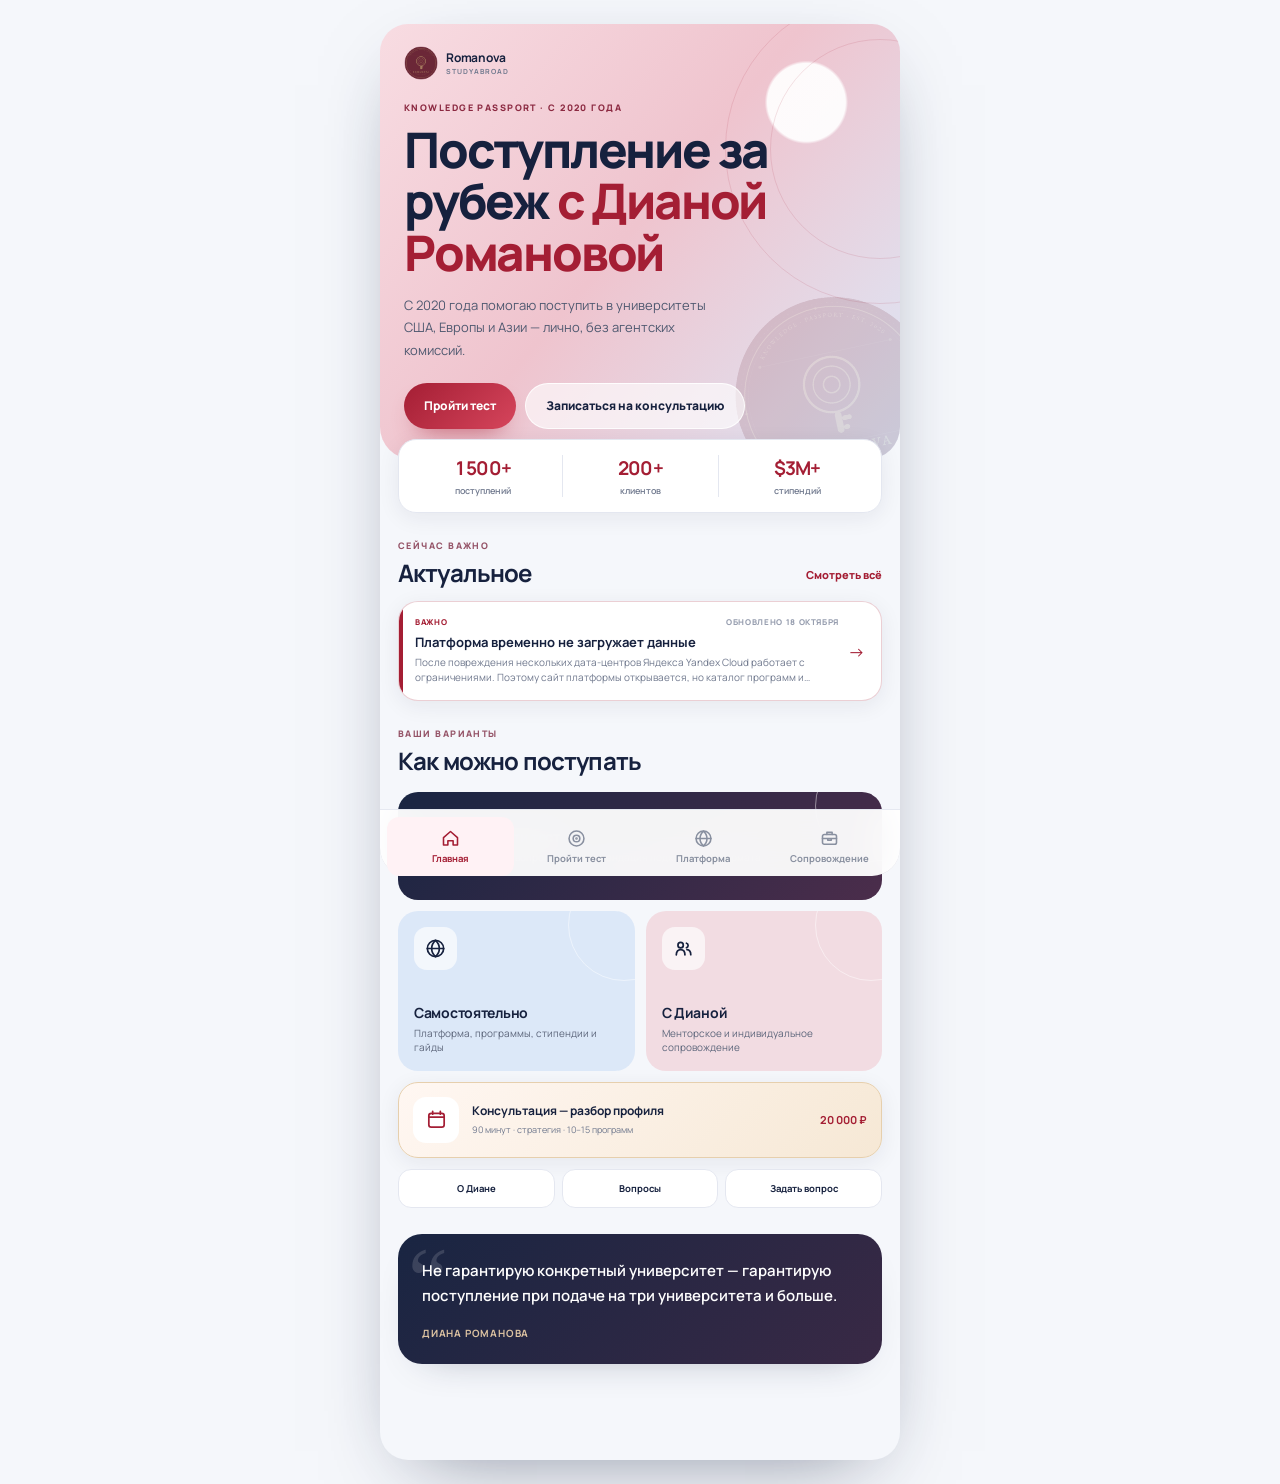
<file: index.html>
<!doctype html>
<html lang="ru">
<head>
  <meta charset="utf-8">
  <meta name="viewport" content="width=device-width,initial-scale=1,viewport-fit=cover">
  <meta name="theme-color" content="#f5f7fb">
  <meta name="description" content="Romanova StudyAbroad — навигатор по поступлению за рубеж, платформе и форматам личной работы с Дианой Романовой.">
  <title>Romanova StudyAbroad</title>
  <link rel="preconnect" href="https://fonts.googleapis.com">
  <link rel="preconnect" href="https://fonts.gstatic.com" crossorigin>
  <link href="https://fonts.googleapis.com/css2?family=Manrope:wght@400;500;600;700;800&amp;display=swap" rel="stylesheet">
  <link rel="stylesheet" href="./styles.css?v=20261020-direct-links">
</head>
<body>
  <div class="app-shell">
    <header class="topbar">
      <button class="icon-button back-button" id="back-button" type="button" aria-label="Назад">
        <svg viewBox="0 0 24 24" aria-hidden="true"><path d="m15 5-7 7 7 7"/></svg>
      </button>
    </header>

    <main id="main-content">
      <section class="screen is-active" data-screen="home" aria-labelledby="home-title">
        <div class="home-hero">
          <div class="hero-orbit hero-orbit-one"></div>
          <div class="hero-orbit hero-orbit-two"></div>
          <div class="hero-copy">
            <div class="home-brand" aria-label="Romanova StudyAbroad">
              <img src="./assets/romanova-telegram.png" alt="">
              <span><b>Romanova</b><small>StudyAbroad</small></span>
            </div>
            <p class="eyebrow">Knowledge passport · с 2020 года</p>
            <h1 id="home-title">Поступление за рубеж <span>с Дианой Романовой</span></h1>
            <p>С 2020 года помогаю поступить в университеты США, Европы и Азии — лично, без агентских комиссий.</p>
            <div class="hero-actions">
              <button class="button button-primary" type="button" data-go="test">Пройти тест</button>
              <button class="button button-glass" type="button" data-go="consultation">Записаться на консультацию</button>
            </div>
          </div>
          <div class="passport-stamp" aria-hidden="true">
            <img src="./assets/romanova-telegram.png" alt="">
          </div>
        </div>

        <div class="metrics" aria-label="Результаты Romanova StudyAbroad">
          <div><strong>1 500+</strong><span>поступлений</span></div>
          <div><strong>200+</strong><span>клиентов</span></div>
          <div><strong>$3M+</strong><span>стипендий</span></div>
        </div>

        <section class="home-actual" id="home-actual" aria-labelledby="home-actual-title" hidden>
          <div class="section-heading home-actual-heading">
            <div><p class="eyebrow dark">Сейчас важно</p><h2 id="home-actual-title">Актуальное</h2></div>
            <button class="text-button" type="button" data-go="actual">Смотреть всё</button>
          </div>
          <div class="home-actual-list" id="home-actual-list"></div>
        </section>

        <section class="section-block">
          <div class="section-heading"><div><p class="eyebrow dark">Ваши варианты</p><h2>Как можно поступать</h2></div></div>
          <div class="navigation-grid">
            <button class="navigation-card path-card" type="button" data-go="test">
              <span class="navigation-icon"><svg viewBox="0 0 24 24" aria-hidden="true"><circle cx="12" cy="12" r="8.5"/><circle cx="12" cy="12" r="3.8"/><circle cx="12" cy="12" r=".6"/></svg></span>
              <span><strong>Пройти тест</strong><small>Четыре вопроса — и рекомендация подходящего формата</small></span>
            </button>
            <button class="navigation-card blue" type="button" data-go="platform">
              <span class="navigation-icon"><svg viewBox="0 0 24 24" aria-hidden="true"><circle cx="12" cy="12" r="8.5"/><path d="M3.5 12h17M12 3.5c2.7 2.4 4 5.3 4 8.5s-1.3 6.1-4 8.5c-2.7-2.4-4-5.3-4-8.5s1.3-6.1 4-8.5Z"/></svg></span>
              <span><strong>Самостоятельно</strong><small>Платформа, программы, стипендии и гайды</small></span>
            </button>
            <button class="navigation-card rose" type="button" data-go="services">
              <span class="navigation-icon"><svg viewBox="0 0 24 24" aria-hidden="true"><circle cx="9" cy="8.5" r="2.8"/><path d="M4.5 18.6c0-3.8 2-5.5 4.5-5.5s4.5 1.7 4.5 5.5M15.1 6.5a2.4 2.4 0 0 1 0 4.6M15.6 13.2c2.3.2 4 1.8 4 5.2"/></svg></span>
              <span><strong>С Дианой</strong><small>Менторское и индивидуальное сопровождение</small></span>
            </button>
          </div>

          <button class="consultation-spotlight" type="button" data-go="consultation">
            <span class="consultation-spotlight-icon"><svg viewBox="0 0 24 24" aria-hidden="true"><rect x="4" y="5.5" width="16" height="14.5" rx="2.5"/><path d="M4 9.5h16M8 3.5v3M16 3.5v3"/></svg></span>
            <span><strong>Консультация — разбор профиля</strong><small>90 минут · стратегия · 10–15 программ</small></span>
            <b>20 000 ₽</b>
          </button>

          <div class="utility-links" aria-label="Дополнительные разделы">
            <button type="button" data-go="about">О Диане</button>
            <button type="button" data-go="faq">Вопросы</button>
            <button type="button" data-go="support">Задать вопрос</button>
          </div>
        </section>

        <section class="quote-card">
          <span>“</span>
          <p>Не гарантирую конкретный университет — гарантирую поступление при подаче на три университета и больше.</p>
          <small>Диана Романова</small>
        </section>
      </section>

      <section class="screen" data-screen="actual" aria-labelledby="actual-title">
        <div class="page-hero compact-page-hero">
          <p class="eyebrow">Обновления · дедлайны · возможности</p>
          <h1 id="actual-title">Актуальное</h1>
          <p>Только то, что важно сейчас. Завершённые объявления автоматически убираются.</p>
        </div>
        <div class="page-content">
          <div class="read-all-row">
            <span id="actual-status">Новые материалы</span>
            <button class="text-button" id="read-all-button" type="button">Прочитать всё</button>
          </div>
          <div class="actual-list" id="actual-list"></div>
          <div class="empty-card" id="actual-empty" hidden>
            <strong>Срочных объявлений сейчас нет</strong>
            <p>Новые конкурсы, программы, стипендии и дедлайны я публикую в Telegram-канале.</p>
            <button class="button button-primary" type="button" data-link="channel">Открыть канал</button>
          </div>
          <article class="annual-card">
            <span class="annual-icon">🏆</span>
            <p class="card-kicker">Ежегодный конкурс</p>
            <h2>Бесплатное сопровождение по поступлению за рубеж</h2>
            <p>Раз в год я разыгрываю бесплатное сопровождение — это шанс попасть ко мне в работу без оплаты. Анонс и условия публикую в январе–феврале в Telegram-канале.</p>
            <button class="button button-secondary" type="button" data-link="channel">Следить за анонсом</button>
          </article>
        </div>
      </section>

      <section class="screen" data-screen="platform" aria-labelledby="platform-title">
        <div class="page-hero platform-hero">
          <p class="eyebrow">Romanova StudyAbroad Platform</p>
          <h1 id="platform-title"><span data-program-count>700 000+</span> программ для вашего маршрута</h1>
          <p>Ищите программы и стипендии самостоятельно, изучайте гайды и сохраняйте свой прогресс.</p>
          <button class="button button-light" type="button" data-link="platform">Открыть платформу</button>
        </div>
        <div class="page-content">
          <div class="trial-banner">
            <span>7</span>
            <div><strong>дней полного доступа</strong><p>Без карты и автоматических списаний</p></div>
          </div>

          <div class="content-card">
            <p class="card-kicker green-text">Бесплатно после регистрации</p>
            <div class="feature-row"><span>⌕</span><div><strong>Полный каталог программ</strong><p>Страны, уровни, направления, финансирование и доступность для граждан России.</p></div></div>
            <div class="feature-row"><span>◇</span><div><strong>Стипендии и гранты</strong><p>Фильтры по стране, уровню, финансированию и гражданству.</p></div></div>
            <div class="feature-row"><span>☆</span><div><strong>Личный кабинет</strong><p>Сохранённые варианты, профиль и навигация по платформе.</p></div></div>
          </div>

          <div class="content-card accent-card">
            <p class="card-kicker">В полном доступе</p>
            <div class="feature-row"><span>▤</span><div><strong>Гайды по странам</strong><p>Поступление и жизнь за рубежом с источниками и модулями.</p></div></div>
            <div class="feature-row"><span>↗</span><div><strong>Повышение шансов</strong><p>Возможности, которые помогают усилить профиль.</p></div></div>
            <div class="feature-row"><span>✓</span><div><strong>Поступление</strong><p>Пошаговые этапы, документы и собственный прогресс.</p></div></div>
          </div>

          <div class="pricing-card">
            <p class="card-kicker">Подписка после пробного периода</p>
            <div class="price-main"><strong>3 900 ₽</strong><span>/ месяц</span></div>
            <div class="price-row"><span>6 месяцев</span><strong>19 400 ₽</strong></div>
            <div class="price-row"><span>12 месяцев</span><strong>35 100 ₽</strong></div>
            <button class="button button-primary" type="button" data-link="platformRegistration">Зарегистрироваться бесплатно</button>
          </div>
        </div>
      </section>

      <section class="screen" data-screen="services" aria-labelledby="services-title">
        <div class="page-hero services-hero">
          <p class="eyebrow">Работаю лично</p>
          <h1 id="services-title">Форматы работы со мной</h1>
          <p>Без команды менеджеров и конвейера. Первый шаг — консультация с разбором профиля.</p>
        </div>
        <div class="page-content">
          <p class="services-intro">Помогаю поступить на программы по всему миру: от выбора направления до офферов и визы. На консультации я изучаю вашу ситуацию и честно говорю, что реально, а что нет.</p>
          <div class="service-entry-note">
            <strong>Как начать сопровождение</strong>
            <p>Вход в менторское и индивидуальное сопровождение — через платную консультацию. Если после неё мы начинаем работу, стоимость консультации полностью засчитывается в сопровождение.</p>
          </div>
          <button class="promotion-link-banner" type="button" data-promotion-banner data-actual-target="personal-support-discount-2026-10" hidden>
            <span>−20%</span>
            <span><strong>Скидка на консультацию и сопровождение</strong><small data-promotion-status></small></span>
            <b>→</b>
          </button>

          <details class="service-card service-details featured-service" id="service-consultation" data-service="consultation" open>
            <summary>
              <div class="service-topline"><span>Первый шаг</span><b>20 000 ₽</b></div>
              <h2>Консультация — разбор профиля</h2>
              <p class="service-lead">90 минут, чтобы понять ситуацию, получить стратегию и конкретный план.</p>
            </summary>
            <div class="service-details-body">
              <p class="details-label">Что вы получите</p>
              <ul class="check-list">
                <li>Анализ профиля — сильные и слабые места</li>
                <li>Честная оценка шансов на выбранные программы</li>
                <li>Рекомендации по стипендиям и стратегии подготовки</li>
                <li>План действий на 6–12 месяцев вперёд</li>
                <li><strong>Ориентировочный подбор 10–15 программ в течение 2–3 дней после консультации</strong></li>
              </ul>
              <button class="button button-primary" type="button" data-go="consultation">Подробнее о консультации</button>
            </div>
          </details>

          <details class="service-card service-details" id="service-mentor" data-service="mentor">
            <summary>
              <div class="service-topline"><span>Самостоятельно, но не в одиночку</span><b>90 000 ₽/мес</b></div>
              <h2>Менторское сопровождение</h2>
              <p class="service-lead">Вы делаете сами, но с регулярной обратной связью и контролем эксперта.</p>
            </summary>
            <div class="service-details-body">
              <p class="service-note">Подходит тем, кто готов работать самостоятельно, но хочет, чтобы рядом был человек, который вовремя поправит и не даст ошибиться. Минимум 2 месяца, в среднем 3–4.</p>
              <p class="details-label">Что входит</p>
              <ul class="check-list">
                <li>Еженедельные индивидуальные встречи онлайн</li>
                <li><strong>Неограниченное количество программ</strong></li>
                <li>Проверка всех документов с подробным фидбеком</li>
                <li>Поддержка в Telegram между встречами</li>
                <li>Контроль дедлайнов</li>
                <li>Помощь в сложных и спорных ситуациях</li>
                <li>Подготовка к интервью</li>
              </ul>
              <p class="service-note">Начинаем с консультации: на ней я понимаю вашу ситуацию, и мы решаем, подходит ли формат. Стоимость консультации засчитывается.</p>
              <button class="button button-secondary" type="button" data-go="consultation">Сначала пройти консультацию</button>
            </div>
          </details>

          <details class="service-card service-details individual-service" id="service-individual" data-service="individual">
            <summary>
              <div class="service-topline"><span>Полный цикл</span><b>от 180 000 ₽</b></div>
              <h2>Индивидуальное сопровождение</h2>
              <p class="service-lead">Основную работу беру на себя — от подбора программ до офферов.</p>
            </summary>
            <div class="service-details-body">
              <p class="service-note">Для тех, у кого нет времени вникать в процесс самостоятельно. Я веду заявки от начала до конца.</p>
              <p class="details-label">Пакеты</p>
              <div class="tier-grid">
                <div><small>Starter</small><strong>180 000 ₽</strong><p>1–2 программы · для тех, у кого уже есть чёткая цель</p></div>
                <div class="popular-tier"><small>Standard</small><strong>360 000 ₽</strong><p>3–5 программ + работа со стипендиями</p></div>
                <div><small>Premium</small><strong>600 000 ₽</strong><p>Безлимит программ + стипендии, ведение до визы</p></div>
              </div>
              <p class="details-label">Что входит во все пакеты</p>
              <ul class="check-list">
                <li>Подбор программ под ваш профиль</li>
                <li>Подготовка мотивационных писем, CV и рекомендаций</li>
                <li>Подача заявок</li>
                <li>Подготовка к интервью</li>
                <li>Сопровождение до получения офферов</li>
                <li>Работаю лично — без команды и конвейера</li>
              </ul>
              <p class="service-note">Начинаем с консультации — её стоимость засчитывается в стоимость пакета.</p>
              <button class="button button-dark" type="button" data-go="consultation">Обсудить после консультации</button>
            </div>
          </details>

          <div class="guarantee-card">Не гарантирую конкретный университет — гарантирую поступление при подаче на три университета и больше.</div>

          <div class="personal-note">
            <p><strong>От меня лично.</strong> Раньше я созванивалась бесплатно на 15–20 минут. Но за это время можно дать только общие советы — настоящую стратегию так не собрать.</p>
            <p>На 90% общих вопросов отвечает моё бесплатное видео. А консультация нужна, когда дело доходит до вашей личной стратегии: я заранее изучаю профиль и готовлюсь к встрече. Если мы продолжаем работу в сопровождении, стоимость консультации засчитывается.</p>
          </div>
          <button class="button button-secondary video-button" type="button" data-link="introVideo">Сначала посмотреть бесплатное видео</button>
        </div>
      </section>

      <section class="screen" data-screen="consultation" aria-labelledby="consultation-title">
        <div class="page-hero consultation-hero">
          <p class="eyebrow">Первый шаг в личную работу</p>
          <h1 id="consultation-title">Консультация — разбор профиля</h1>
          <p>90 минут, чтобы разобраться в вашей ситуации, понять реальные возможности и получить конкретный план.</p>
        </div>
        <div class="page-content consultation-content">
          <button class="promotion-link-banner" type="button" data-promotion-banner data-actual-target="personal-support-discount-2026-10" hidden>
            <span>−20%</span>
            <span><strong>Консультация со скидкой — 16 000 ₽</strong><small data-promotion-status></small></span>
            <b>→</b>
          </button>
          <div class="consultation-summary" aria-label="Условия консультации">
            <div><strong>90 минут</strong><span>индивидуальная встреча</span></div>
            <div><strong>20 000 ₽</strong><span>стоимость консультации</span></div>
          </div>

          <div class="content-card consultation-includes">
            <p class="card-kicker">Что вы получите</p>
            <ul class="check-list">
              <li>Анализ профиля — сильные и слабые стороны</li>
              <li>Честную оценку шансов на выбранные программы</li>
              <li>Рекомендации по стипендиям и стратегии подготовки</li>
              <li>План действий на 6–12 месяцев вперёд</li>
            </ul>
          </div>

          <div class="delivery-card">
            <span>10–15</span>
            <div><strong>ориентировочно подходящих программ</strong><p>Я отправлю подбор в течение 2–3 дней после консультации.</p></div>
          </div>

          <div class="consultation-note">
            <strong>Если продолжаем работу</strong>
            <p>Стоимость консультации засчитывается при переходе в менторское или индивидуальное сопровождение.</p>
          </div>

          <button class="button button-primary consultation-action" type="button" data-link="consultation">Написать Диане</button>
          <button class="button button-secondary consultation-action" type="button" data-go="services">Сравнить форматы сопровождения</button>
        </div>
      </section>

      <section class="screen" data-screen="test" aria-labelledby="test-title">
        <div class="page-content test-wrap">
          <div class="test-intro" id="test-intro">
            <span class="test-symbol">✦</span>
            <p class="eyebrow dark">Четыре вопроса</p>
            <h1 id="test-title">Найдём ваш формат</h1>
            <p>Определим ваш этап, задачу, комфортную степень участия и сроки — затем подскажем подходящий следующий шаг.</p>
            <button class="button button-primary" id="start-test-button" type="button">Начать</button>
          </div>
          <div class="test-panel" id="test-panel" hidden>
            <div class="test-progress" id="test-progress"></div>
            <div class="test-question-meta">
              <p class="test-step" id="test-step"></p>
              <button class="test-back" id="test-back-button" type="button" hidden>← Назад</button>
            </div>
            <h2 id="test-question"></h2>
            <div class="test-options" id="test-options"></div>
          </div>
          <div class="test-result" id="test-result" role="status" aria-live="polite" hidden></div>
        </div>
      </section>

      <section class="screen" data-screen="faq" aria-labelledby="faq-title">
        <div class="page-hero compact-page-hero faq-hero">
          <p class="eyebrow">Коротко и по делу</p>
          <h1 id="faq-title">Частые вопросы</h1>
          <p>Ответы про платформу, сопровождение, экзамены и первые шаги.</p>
        </div>
        <div class="page-content">
          <div class="faq-list" id="faq-list"></div>
          <div class="legal-card">
            <strong>Важно про IELTS</strong>
            <p>Деятельность The British Council признана нежелательной на территории Российской Федерации. Перед регистрацией проверяйте оператора экзамена, получателя платежа и актуальные правила конкретного центра. Информация в Mini App не является юридической консультацией.</p>
          </div>
        </div>
      </section>

      <section class="screen" data-screen="about" aria-labelledby="about-title">
        <div class="about-hero">
          <img src="./assets/romanova-telegram.png" alt="Логотип Romanova StudyAbroad">
          <p class="eyebrow">Основатель Romanova StudyAbroad</p>
          <h1 id="about-title">Диана Романова</h1>
          <p>С 2020 года помогаю русскоязычным студентам поступать в зарубежные университеты — лично, без агентских комиссий.</p>
        </div>
        <div class="page-content">
          <div class="metrics about-metrics">
            <div><strong>1 500+</strong><span>поступлений</span></div>
            <div><strong>200+</strong><span>клиентов</span></div>
            <div><strong>$3M+</strong><span>стипендий</span></div>
          </div>

          <div class="content-card biography-card">
            <p class="card-kicker">Мой путь</p>
            <p>Сама прошла этот путь: бакалавриат в Южной Корее (SolBridge) со стипендией, языковые курсы в King’s College в Лос-Анджелесе, поступление в магистратуру в США (MSc in Entrepreneurship, UCSF).</p>
            <p>Учиться в США я не поехала: случился переезд в Москву, карьера в P&amp;G и старт личного менторства по поступлению за рубеж. С 2020 года помогаю другим. Работаю лично — без команды и конвейера.</p>
          </div>

          <div class="quote-card about-quote">
            <span>“</span>
            <p>Я не делаю всё за вас, если вы этого не хотите. Я показываю, как делать самому. А нужна помощь — я рядом.</p>
          </div>

          <div class="social-list">
            <button type="button" data-link="channel"><span>В сообщениях в Telegram</span><small>@romanovastudyabroad</small></button>
            <button type="button" data-link="channel"><span>Telegram-канал</span><small>@romanovastudyabroad</small></button>
            <button type="button" data-link="youtube"><span>YouTube</span><small>@Romanova_StudyAbroad</small></button>
            <button type="button" data-link="vk"><span>ВКонтакте</span><small>romanova_studyabroad</small></button>
          </div>

          <button class="button button-primary" type="button" data-go="support">Задать вопрос</button>
        </div>
      </section>

      <section class="screen" data-screen="support" aria-labelledby="support-title">
        <div class="page-hero support-hero">
          <p class="eyebrow">Связаться со мной</p>
          <h1 id="support-title">Задайте свой вопрос</h1>
          <p>Выберите удобный способ связи — без копирования текста и дополнительных шагов.</p>
        </div>
        <div class="page-content">
          <div class="social-list contact-list" aria-label="Способы связи">
            <button type="button" data-link="channel"><span>В сообщениях в Telegram</span><small>@romanovastudyabroad</small></button>
            <button type="button" data-link="platformSupport"><span>Поддержка на платформе</span><small>в личном кабинете</small></button>
            <button type="button" data-link="email"><span>Написать на почту</span><small>romanova.studyabroad@gmail.com</small></button>
          </div>
          <p class="support-privacy-note">Не отправляйте паспортные данные и другие конфиденциальные документы в открытых сообщениях.</p>
        </div>
      </section>
    </main>

    <nav class="bottom-nav" aria-label="Основная навигация">
      <button class="is-active" type="button" data-go="home"><svg viewBox="0 0 24 24" aria-hidden="true"><path d="m4 11 8-7 8 7v8.5h-5v-5H9v5H4V11Z"/></svg><span>Главная</span></button>
      <button type="button" data-go="test"><svg viewBox="0 0 24 24" aria-hidden="true"><circle cx="12" cy="12" r="8.5"/><circle cx="12" cy="12" r="3.8"/><circle cx="12" cy="12" r=".6"/></svg><span>Пройти тест</span></button>
      <button type="button" data-go="platform"><svg viewBox="0 0 24 24" aria-hidden="true"><circle cx="12" cy="12" r="8.5"/><path d="M3.5 12h17M12 3.5c2.7 2.4 4 5.3 4 8.5s-1.3 6.1-4 8.5c-2.7-2.4-4-5.3-4-8.5s1.3-6.1 4-8.5Z"/></svg><span>Платформа</span></button>
      <button type="button" data-go="services"><svg viewBox="0 0 24 24" aria-hidden="true"><rect x="4" y="7.5" width="16" height="11" rx="2"/><path d="M9 7.5V5h6v2.5M4 12h16M10 12v2h4v-2"/></svg><span>Сопровождение</span></button>
    </nav>

    <div class="toast" id="toast" role="status" aria-live="polite"></div>
  </div>

  <script src="https://telegram.org/js/telegram-web-app.js"></script>
  <script src="./content.js"></script>
  <script src="./app.js?v=20261020-direct-links"></script>
</body>
</html>
</file>
<file: styles.css>
:root {
  color-scheme: light;
  --bg: #f5f7fb;
  --card: #ffffff;
  --card-soft: #f0f2f8;
  --border: #e4e7f0;
  --text: #16213e;
  --muted: #70798e;
  --muted-soft: #989fb0;
  --burgundy: #a41e34;
  --burgundy-dark: #731528;
  --burgundy-soft: #f7e3e8;
  --navy: #16213e;
  --navy-soft: #dce8f8;
  --gold: #b8956a;
  --gold-soft: #efe4d3;
  --green: #2c6d42;
  --green-soft: #dce7dc;
  --shadow: 0 16px 42px -28px rgba(22, 33, 62, .42);
  --shadow-soft: 0 5px 22px rgba(22, 33, 62, .07);
  --radius-xl: 28px;
  --radius-lg: 20px;
  --radius-md: 15px;
  --safe-top: env(safe-area-inset-top, 0px);
  --safe-bottom: env(safe-area-inset-bottom, 0px);
}

* {
  box-sizing: border-box;
  -webkit-tap-highlight-color: transparent;
}

html {
  background: #dfe3ec;
  max-width: 100%;
  overflow-x: hidden;
  scroll-behavior: smooth;
}

body {
  background: var(--bg);
  color: var(--text);
  font-family: "Manrope", -apple-system, BlinkMacSystemFont, "Segoe UI", sans-serif;
  margin: 0;
  max-width: 100%;
  min-height: 100vh;
  overflow-x: hidden;
}

button,
textarea {
  font: inherit;
}

button {
  color: inherit;
}

button:focus-visible,
textarea:focus-visible,
a:focus-visible {
  outline: 3px solid rgba(164, 30, 52, .22);
  outline-offset: 2px;
}

.app-shell {
  background: var(--bg);
  margin: 0 auto;
  max-width: 520px;
  min-height: 100vh;
  overflow: clip;
  position: relative;
  width: 100%;
}

.topbar {
  height: 0;
  left: 0;
  position: absolute;
  top: 0;
  z-index: 50;
}

.icon-button,
.bottom-nav button,
.navigation-card,
.update-card,
.consultation-spotlight,
.utility-links button,
.social-list button,
.text-button {
  border: 0;
  cursor: pointer;
}

.icon-button {
  align-items: center;
  background: #f7f8fb;
  border: 1px solid var(--border);
  border-radius: 50%;
  display: flex;
  height: 38px;
  justify-content: center;
  padding: 0;
  position: relative;
  width: 38px;
}

.icon-button svg,
.bottom-nav svg,
.navigation-icon svg,
.update-icon svg,
.consultation-spotlight-icon svg,
.chevron {
  fill: none;
  stroke: currentColor;
  stroke-linecap: round;
  stroke-linejoin: round;
  stroke-width: 1.8;
}

.icon-button svg {
  height: 20px;
  width: 20px;
}

.back-button {
  background: rgba(255, 255, 255, .94);
  color: var(--burgundy);
  left: 14px;
  opacity: 0;
  pointer-events: none;
  position: absolute;
  top: calc(12px + var(--safe-top));
  transform: translateX(-5px);
  transition: opacity .16s ease, transform .16s ease;
}

.back-button.is-visible {
  opacity: 1;
  pointer-events: auto;
  transform: none;
}

.update-icon b,
.nav-icon-wrap b {
  align-items: center;
  background: #cc203d;
  border: 2px solid white;
  border-radius: 999px;
  color: white;
  display: flex;
  font-size: 8px;
  font-weight: 800;
  height: 18px;
  justify-content: center;
  min-width: 18px;
  padding: 0 3px;
  position: absolute;
}

.home-brand {
  align-items: center;
  display: inline-flex;
  gap: 8px;
  margin-bottom: 21px;
}

.home-brand img {
  border-radius: 50%;
  height: 34px;
  width: 34px;
}

.home-brand span {
  line-height: 1;
  text-align: left;
}

.home-brand b,
.home-brand small {
  display: block;
}

.home-brand b {
  font-size: 12px;
  letter-spacing: -.02em;
}

.home-brand small {
  color: var(--muted);
  font-size: 7px;
  font-weight: 700;
  letter-spacing: .14em;
  margin-top: 4px;
  text-transform: uppercase;
}

main {
  padding-bottom: calc(88px + var(--safe-bottom));
}

.screen {
  animation: screenIn .22s ease both;
  display: none;
  min-height: 100vh;
}

.screen.is-active {
  display: block;
}

@keyframes screenIn {
  from { opacity: 0; transform: translateY(5px); }
  to { opacity: 1; transform: none; }
}

.home-hero {
  background:
    radial-gradient(circle at 82% 18%, rgba(255, 255, 255, .92) 0 7%, transparent 7.5%),
    linear-gradient(130deg, #f8dce2 0%, #efc4ce 48%, #dce8f8 100%);
  border-radius: 0 0 32px 32px;
  min-height: 370px;
  overflow: hidden;
  padding: calc(22px + var(--safe-top)) 24px 30px;
  position: relative;
}

.hero-copy {
  max-width: 365px;
  position: relative;
  z-index: 3;
}

.eyebrow {
  color: #8b2840;
  font-size: 9px;
  font-weight: 800;
  letter-spacing: .16em;
  margin: 0 0 10px;
  text-transform: uppercase;
}

.eyebrow.dark {
  color: #945266;
}

.home-hero h1,
.page-hero h1,
.about-hero h1,
.test-intro h1 {
  letter-spacing: -.045em;
  line-height: 1.05;
  margin: 0;
}

.home-hero h1 {
  font-size: clamp(36px, 10vw, 49px);
  font-weight: 800;
}

.home-hero h1 span {
  color: var(--burgundy);
}

.home-hero .hero-copy > p:last-of-type {
  color: #4f5970;
  font-size: 13px;
  line-height: 1.7;
  margin: 16px 0 22px;
  max-width: 330px;
}

.hero-actions {
  display: flex;
  flex-wrap: wrap;
  gap: 9px;
}

.button {
  align-items: center;
  border: 0;
  border-radius: 999px;
  cursor: pointer;
  display: inline-flex;
  font-size: 12px;
  font-weight: 800;
  justify-content: center;
  min-height: 46px;
  padding: 0 20px;
  text-decoration: none;
  transition: transform .15s ease, box-shadow .15s ease, background .15s ease;
}

.button:active {
  transform: scale(.975);
}

.button-primary {
  background: linear-gradient(135deg, var(--burgundy), #d6455c);
  box-shadow: 0 12px 25px -14px rgba(164, 30, 52, .8);
  color: white;
}

.button-secondary {
  background: var(--navy);
  box-shadow: 0 12px 25px -16px rgba(22, 33, 62, .8);
  color: white;
}

.button-dark {
  background: #351421;
  color: white;
}

.button-glass {
  background: rgba(255, 255, 255, .62);
  border: 1px solid rgba(255, 255, 255, .88);
  color: var(--text);
}

.button-light {
  background: white;
  box-shadow: 0 12px 28px -18px rgba(0, 0, 0, .6);
  color: var(--navy);
}

.passport-stamp {
  bottom: -44px;
  opacity: .16;
  position: absolute;
  right: -37px;
  transform: rotate(-12deg);
  z-index: 1;
}

.passport-stamp img {
  height: 205px;
  width: 205px;
}

.hero-orbit {
  border: 1px solid rgba(164, 30, 52, .12);
  border-radius: 50%;
  pointer-events: none;
  position: absolute;
}

.hero-orbit-one {
  height: 220px;
  right: -90px;
  top: 15px;
  width: 220px;
}

.hero-orbit-two {
  height: 310px;
  right: -135px;
  top: -30px;
  width: 310px;
}

.metrics {
  background: white;
  border: 1px solid var(--border);
  border-radius: 18px;
  box-shadow: var(--shadow-soft);
  display: grid;
  grid-template-columns: repeat(3, 1fr);
  margin: -20px 18px 0;
  padding: 15px 6px;
  position: relative;
  z-index: 5;
}

.metrics div {
  padding: 0 4px;
  text-align: center;
}

.metrics div + div {
  border-left: 1px solid var(--border);
}

.metrics strong,
.metrics span {
  display: block;
}

.metrics strong {
  color: var(--burgundy);
  font-size: 19px;
  letter-spacing: -.04em;
}

.metrics span {
  color: var(--muted);
  font-size: 9px;
  font-weight: 600;
  margin-top: 3px;
}

.section-block,
.page-content {
  padding: 26px 18px 0;
}

.section-heading {
  align-items: flex-end;
  display: flex;
  gap: 12px;
  justify-content: space-between;
  margin-bottom: 15px;
}

.section-heading > div {
  min-width: 0;
}

.compact-heading {
  margin-bottom: 11px;
}

.section-heading .eyebrow {
  margin-bottom: 4px;
}

.section-heading h2 {
  font-size: 24px;
  letter-spacing: -.035em;
  margin: 0;
}

.text-button {
  background: transparent;
  color: var(--burgundy);
  flex: 0 0 auto;
  font-size: 11px;
  font-weight: 800;
  padding: 7px 0;
}

.home-actual {
  padding: 26px 18px 0;
}

.home-actual-heading {
  margin-bottom: 12px;
}

.home-actual-list {
  display: grid;
  gap: 10px;
}

.home-actual-card {
  background: white;
  border: 1px solid var(--border);
  border-radius: var(--radius-lg);
  box-shadow: var(--shadow-soft);
  display: block;
  overflow: hidden;
  padding: 14px 42px 14px 16px;
  position: relative;
  text-align: left;
  width: 100%;
}

.home-actual-card::before {
  background: var(--burgundy);
  content: "";
  inset: 0 auto 0 0;
  position: absolute;
  width: 4px;
}

.home-actual-card.tone-gold::before {
  background: var(--gold);
}

.home-actual-card.is-unread {
  border-color: rgba(166, 39, 59, .22);
}

.home-actual-meta {
  align-items: center;
  display: flex;
  gap: 8px;
  justify-content: space-between;
  margin-bottom: 6px;
}

.home-actual-meta b,
.home-actual-meta small {
  font-size: 8px;
  font-style: normal;
  font-weight: 800;
  letter-spacing: .08em;
  text-transform: uppercase;
}

.home-actual-meta b {
  color: var(--burgundy);
}

.home-actual-card.tone-gold .home-actual-meta b {
  color: var(--gold);
}

.home-actual-meta small {
  color: var(--muted-soft);
}

.home-actual-card > strong {
  display: block;
  font-size: 13px;
  line-height: 1.4;
  margin-bottom: 4px;
}

.home-actual-description {
  color: var(--muted);
  display: -webkit-box;
  font-size: 10px;
  line-height: 1.55;
  overflow: hidden;
  -webkit-box-orient: vertical;
  -webkit-line-clamp: 2;
}

.home-actual-card > i {
  color: var(--burgundy);
  font-size: 17px;
  font-style: normal;
  position: absolute;
  right: 16px;
  top: 50%;
  transform: translateY(-50%);
}

.update-card {
  align-items: center;
  background: white;
  border: 1px solid var(--border);
  border-radius: var(--radius-lg);
  box-shadow: var(--shadow-soft);
  display: grid;
  gap: 13px;
  grid-template-columns: 50px minmax(0, 1fr) 18px;
  padding: 14px;
  text-align: left;
  width: 100%;
}

.update-card > span:nth-child(2) {
  min-width: 0;
}

.update-icon {
  align-items: center;
  background: var(--burgundy-soft);
  border-radius: 15px;
  color: var(--burgundy);
  display: flex;
  height: 50px;
  justify-content: center;
  position: relative;
  width: 50px;
}

.update-icon svg {
  height: 25px;
  width: 25px;
}

.update-icon b {
  right: -6px;
  top: -6px;
}

.update-card > span:nth-child(2) small,
.update-card > span:nth-child(2) strong {
  display: block;
}

.update-card > span:nth-child(2) small {
  color: var(--muted);
  font-size: 9px;
  font-weight: 700;
  letter-spacing: .08em;
  margin-bottom: 4px;
  text-transform: uppercase;
}

.update-card > span:nth-child(2) strong {
  font-size: 13px;
  line-height: 1.4;
}

.chevron {
  color: var(--muted-soft);
  height: 18px;
  width: 18px;
}

.navigation-grid {
  display: grid;
  gap: 11px;
  grid-template-columns: repeat(2, minmax(0, 1fr));
}

.navigation-card {
  align-items: flex-start;
  border-radius: var(--radius-lg);
  display: flex;
  flex-direction: column;
  min-width: 0;
  min-height: 160px;
  overflow: hidden;
  padding: 16px;
  position: relative;
  text-align: left;
}

.navigation-card span:last-child {
  min-width: 0;
}

.navigation-card::after {
  border: 1px solid rgba(255, 255, 255, .46);
  border-radius: 50%;
  content: "";
  height: 110px;
  position: absolute;
  right: -45px;
  top: -42px;
  width: 110px;
}

.navigation-card.blue { background: var(--navy-soft); }
.navigation-card.rose { background: #f2dce2; }
.navigation-card.sand { background: var(--gold-soft); }
.navigation-card.green { background: var(--green-soft); }

.navigation-card.path-card {
  align-items: center;
  background: linear-gradient(135deg, #192542, #4b2d4b);
  color: white;
  flex-direction: row;
  gap: 15px;
  grid-column: 1 / -1;
  min-height: 108px;
}

.navigation-card.path-card .navigation-icon {
  background: rgba(255, 255, 255, .13);
  flex: 0 0 48px;
  margin: 0;
}

.navigation-card.path-card span:last-child small {
  color: rgba(255, 255, 255, .68);
}

.consultation-spotlight {
  align-items: center;
  background: linear-gradient(135deg, #fff7f2, #f6e8d5);
  border: 1px solid #e6cfad;
  border-radius: var(--radius-lg);
  box-shadow: var(--shadow-soft);
  cursor: pointer;
  display: grid;
  gap: 13px;
  grid-template-columns: 46px minmax(0, 1fr) auto;
  margin-top: 11px;
  padding: 14px;
  text-align: left;
  width: 100%;
}

.consultation-spotlight-icon {
  align-items: center;
  background: white;
  border-radius: 13px;
  color: var(--burgundy);
  display: flex;
  height: 46px;
  justify-content: center;
  width: 46px;
}

.consultation-spotlight-icon svg {
  height: 23px;
  width: 23px;
}

.consultation-spotlight > span:nth-child(2) {
  min-width: 0;
}

.consultation-spotlight strong,
.consultation-spotlight small {
  display: block;
}

.consultation-spotlight strong {
  font-size: 12px;
  line-height: 1.4;
}

.consultation-spotlight small {
  color: var(--muted);
  font-size: 9px;
  line-height: 1.45;
  margin-top: 3px;
}

.consultation-spotlight > b {
  color: var(--burgundy);
  font-size: 11px;
  white-space: nowrap;
}

.utility-links {
  display: grid;
  gap: 7px;
  grid-template-columns: repeat(3, minmax(0, 1fr));
  margin-top: 11px;
}

.utility-links button {
  background: white;
  border: 1px solid var(--border);
  border-radius: 13px;
  color: var(--text);
  cursor: pointer;
  font-size: 9.5px;
  font-weight: 700;
  min-width: 0;
  padding: 12px 5px;
}

.navigation-icon {
  align-items: center;
  background: rgba(255, 255, 255, .66);
  border-radius: 13px;
  display: flex;
  height: 43px;
  justify-content: center;
  margin-bottom: auto;
  width: 43px;
}

.navigation-icon svg {
  height: 23px;
  width: 23px;
}

.navigation-card span:last-child strong,
.navigation-card span:last-child small {
  display: block;
}

.navigation-card span:last-child strong {
  font-size: 14px;
  letter-spacing: -.02em;
}

.navigation-card span:last-child small {
  color: #5d667b;
  font-size: 10px;
  line-height: 1.45;
  margin-top: 4px;
  overflow-wrap: anywhere;
}

.quote-card {
  background: linear-gradient(135deg, #192542, #392945);
  border-radius: 24px;
  box-shadow: var(--shadow);
  color: white;
  margin: 26px 18px 8px;
  min-width: 0;
  overflow: hidden;
  padding: 25px 24px 22px;
  position: relative;
}

.quote-card > span {
  color: rgba(255, 255, 255, .14);
  font-family: Georgia, serif;
  font-size: 90px;
  left: 10px;
  line-height: .8;
  position: absolute;
  top: 10px;
}

.quote-card p {
  font-size: 15px;
  font-weight: 600;
  line-height: 1.65;
  margin: 0 0 12px;
  position: relative;
}

.quote-card small {
  color: #ddc3a2;
  font-size: 10px;
  font-weight: 700;
  letter-spacing: .08em;
  text-transform: uppercase;
}

.page-hero {
  background: linear-gradient(125deg, #192542, #3b2c4c);
  color: white;
  min-height: 270px;
  overflow: hidden;
  padding: calc(70px + var(--safe-top)) 24px 34px;
  position: relative;
}

.page-hero::after {
  border: 1px solid rgba(255, 255, 255, .15);
  border-radius: 50%;
  content: "";
  height: 220px;
  position: absolute;
  right: -92px;
  top: -84px;
  width: 220px;
}

.page-hero .eyebrow,
.about-hero .eyebrow {
  color: #efc6cf;
}

.page-hero h1 {
  font-size: clamp(33px, 9vw, 46px);
  max-width: 410px;
  position: relative;
  z-index: 1;
}

.page-hero > p:last-of-type {
  color: rgba(255, 255, 255, .72);
  font-size: 13px;
  line-height: 1.7;
  margin: 15px 0 0;
  max-width: 390px;
  position: relative;
  z-index: 1;
}

.page-hero .button {
  margin-top: 20px;
  position: relative;
  z-index: 2;
}

.compact-page-hero {
  min-height: 220px;
}

.platform-hero {
  background:
    radial-gradient(circle at 90% 15%, rgba(214, 69, 92, .65), transparent 23%),
    linear-gradient(125deg, #15213e, #263a65 62%, #422d4f);
}

.services-hero {
  background:
    radial-gradient(circle at 90% 10%, rgba(184, 149, 106, .42), transparent 28%),
    linear-gradient(125deg, #5b1827, #8f243b 58%, #3a1b35);
}

.consultation-hero {
  background:
    radial-gradient(circle at 88% 12%, rgba(255, 255, 255, .18), transparent 28%),
    linear-gradient(125deg, #6a1729, #a41e34 58%, #58324a);
}

.faq-hero {
  background:
    radial-gradient(circle at 86% 10%, rgba(184, 149, 106, .42), transparent 28%),
    linear-gradient(125deg, #2e3048, #4d4261);
}

.support-hero {
  background:
    radial-gradient(circle at 88% 12%, rgba(255, 255, 255, .14), transparent 30%),
    linear-gradient(125deg, #20523a, #2c6d42 60%, #263b54);
}

.page-content {
  padding-top: 20px;
}

.trial-banner {
  align-items: center;
  background: linear-gradient(135deg, #f3d8df, #e2ebf8);
  border: 1px solid rgba(164, 30, 52, .11);
  border-radius: var(--radius-lg);
  display: flex;
  gap: 14px;
  margin-bottom: 13px;
  padding: 16px 18px;
}

.trial-banner > span {
  color: var(--burgundy);
  font-size: 38px;
  font-weight: 800;
  letter-spacing: -.06em;
}

.trial-banner strong,
.trial-banner p {
  display: block;
  margin: 0;
}

.trial-banner strong {
  font-size: 14px;
}

.trial-banner p {
  color: var(--muted);
  font-size: 10px;
  margin-top: 3px;
}

.content-card,
.pricing-card,
.service-card,
.support-card,
.legal-card {
  background: white;
  border: 1px solid var(--border);
  border-radius: var(--radius-lg);
  box-shadow: var(--shadow-soft);
  margin-bottom: 13px;
  padding: 19px;
}

.accent-card {
  background: linear-gradient(145deg, #fff, #fff8fa);
  border-color: #edc7d0;
}

.card-kicker {
  color: var(--burgundy);
  font-size: 9px;
  font-weight: 800;
  letter-spacing: .14em;
  margin: 0 0 14px;
  text-transform: uppercase;
}

.green-text {
  color: var(--green);
}

.feature-row {
  align-items: flex-start;
  display: grid;
  gap: 12px;
  grid-template-columns: 34px 1fr;
  padding: 12px 0;
}

.feature-row + .feature-row {
  border-top: 1px solid var(--border);
}

.feature-row > span {
  align-items: center;
  background: var(--card-soft);
  border-radius: 10px;
  color: var(--burgundy);
  display: flex;
  font-size: 17px;
  font-weight: 800;
  height: 34px;
  justify-content: center;
  width: 34px;
}

.feature-row strong {
  display: block;
  font-size: 13px;
  margin: 1px 0 3px;
}

.feature-row p {
  color: var(--muted);
  font-size: 10.5px;
  line-height: 1.55;
  margin: 0;
}

.pricing-card {
  background: var(--navy);
  color: white;
}

.pricing-card .card-kicker {
  color: #ddc3a2;
}

.price-main {
  align-items: baseline;
  display: flex;
  gap: 7px;
  margin-bottom: 15px;
}

.price-main strong {
  font-size: 30px;
  letter-spacing: -.05em;
}

.price-main span {
  color: rgba(255, 255, 255, .6);
  font-size: 11px;
}

.price-row {
  border-top: 1px solid rgba(255, 255, 255, .12);
  display: flex;
  font-size: 11px;
  justify-content: space-between;
  padding: 11px 0;
}

.price-row span {
  color: rgba(255, 255, 255, .67);
}

.pricing-card .button {
  margin-top: 10px;
  width: 100%;
}

.service-card {
  padding: 21px;
}

.services-intro {
  color: var(--muted);
  font-size: 12px;
  line-height: 1.75;
  margin: 0 2px 17px;
}

.service-entry-note {
  background: #eff6f0;
  border: 1px solid #d3e4d6;
  border-radius: var(--radius-lg);
  margin: 0 0 13px;
  padding: 16px 18px;
}

.service-entry-note strong {
  color: var(--green);
  display: block;
  font-size: 11px;
  margin-bottom: 5px;
}

.service-entry-note p {
  color: #52645a;
  font-size: 10px;
  line-height: 1.6;
  margin: 0;
}

.promotion-link-banner {
  align-items: center;
  background: linear-gradient(135deg, #fff8ed, #fff1f4);
  border: 1px solid #e5c7a5;
  border-radius: var(--radius-lg);
  color: var(--text);
  display: grid;
  gap: 12px;
  grid-template-columns: 44px minmax(0, 1fr) auto;
  margin: 0 0 13px;
  padding: 13px 15px;
  text-align: left;
  width: 100%;
}

.promotion-link-banner > span:first-child {
  align-items: center;
  background: var(--burgundy);
  border-radius: 12px;
  color: white;
  display: flex;
  font-size: 11px;
  font-weight: 800;
  height: 44px;
  justify-content: center;
  width: 44px;
}

.promotion-link-banner strong,
.promotion-link-banner small {
  display: block;
}

.promotion-link-banner strong {
  font-size: 10.5px;
  line-height: 1.4;
}

.promotion-link-banner small {
  color: var(--muted);
  font-size: 8.5px;
  line-height: 1.4;
  margin-top: 3px;
}

.promotion-link-banner b {
  color: var(--burgundy);
}

details.service-details {
  overflow: hidden;
  padding: 0;
}

.service-details summary {
  cursor: pointer;
  list-style: none;
  padding: 21px 48px 21px 21px;
  position: relative;
}

.service-details summary::-webkit-details-marker {
  display: none;
}

.service-details summary::after {
  align-items: center;
  background: var(--card-soft);
  border-radius: 50%;
  color: var(--burgundy);
  content: "+";
  display: flex;
  font-size: 19px;
  font-weight: 500;
  height: 28px;
  justify-content: center;
  position: absolute;
  right: 16px;
  top: 48px;
  transition: transform .2s ease;
  width: 28px;
}

.service-details[open] summary::after {
  transform: rotate(45deg);
}

.service-details summary .service-lead {
  margin-bottom: 0;
}

.service-details-body {
  border-top: 1px solid var(--border);
  padding: 17px 21px 21px;
}

.details-label {
  color: var(--burgundy);
  font-size: 9px;
  font-weight: 800;
  letter-spacing: .12em;
  margin: 0 0 8px;
  text-transform: uppercase;
}

.guarantee-card {
  background: linear-gradient(135deg, #e5f0e7, #f4f8f4);
  border: 1px solid #c7ddcc;
  border-radius: var(--radius-lg);
  color: #245d38;
  font-size: 11.5px;
  font-weight: 700;
  line-height: 1.65;
  margin: 2px 0 13px;
  padding: 17px 19px;
}

.personal-note {
  background: white;
  border: 1px solid var(--border);
  border-radius: var(--radius-lg);
  box-shadow: var(--shadow-soft);
  color: var(--muted);
  font-size: 11px;
  line-height: 1.75;
  margin-bottom: 10px;
  padding: 19px;
}

.personal-note p {
  margin: 0;
}

.personal-note p + p {
  margin-top: 11px;
}

.personal-note strong {
  color: var(--text);
}

.video-button {
  margin-bottom: 6px;
}

.consultation-summary {
  display: grid;
  gap: 9px;
  grid-template-columns: repeat(2, minmax(0, 1fr));
  margin-bottom: 13px;
}

.consultation-summary > div {
  background: white;
  border: 1px solid var(--border);
  border-radius: var(--radius-lg);
  box-shadow: var(--shadow-soft);
  padding: 17px 15px;
}

.consultation-summary strong,
.consultation-summary span {
  display: block;
}

.consultation-summary strong {
  color: var(--burgundy);
  font-size: 20px;
  letter-spacing: -.04em;
}

.consultation-summary span {
  color: var(--muted);
  font-size: 9px;
  line-height: 1.45;
  margin-top: 5px;
}

.consultation-includes .check-list {
  margin-bottom: 0;
}

.delivery-card {
  align-items: center;
  background: linear-gradient(135deg, #e4edf9, #f5e8ed);
  border: 1px solid #d6ddea;
  border-radius: var(--radius-lg);
  display: grid;
  gap: 14px;
  grid-template-columns: auto 1fr;
  margin-bottom: 13px;
  padding: 18px;
}

.delivery-card > span {
  color: var(--burgundy);
  font-size: 31px;
  font-weight: 800;
  letter-spacing: -.06em;
}

.delivery-card strong,
.delivery-card p {
  display: block;
  margin: 0;
}

.delivery-card strong {
  font-size: 11.5px;
  line-height: 1.4;
}

.delivery-card p {
  color: var(--muted);
  font-size: 9.5px;
  line-height: 1.5;
  margin-top: 4px;
}

.consultation-note {
  background: #eff6f0;
  border: 1px solid #d3e4d6;
  border-radius: var(--radius-lg);
  margin-bottom: 13px;
  padding: 17px 18px;
}

.consultation-note strong {
  color: var(--green);
  display: block;
  font-size: 11px;
  margin-bottom: 5px;
}

.consultation-note p {
  color: #52645a;
  font-size: 10px;
  line-height: 1.6;
  margin: 0;
}

.consultation-action {
  margin-bottom: 9px;
  width: 100%;
}

.featured-service {
  border: 2px solid #d9a6b2;
}

.individual-service {
  background: linear-gradient(145deg, #fff, #faf5ed);
  border-color: #dbc6a9;
}

.service-topline {
  align-items: flex-start;
  display: flex;
  gap: 10px;
  justify-content: space-between;
  margin-bottom: 9px;
}

.service-topline span {
  color: var(--burgundy);
  font-size: 9px;
  font-weight: 800;
  letter-spacing: .11em;
  text-transform: uppercase;
}

.service-topline b {
  color: var(--text);
  font-size: 13px;
  white-space: nowrap;
}

.service-card h2 {
  font-size: 24px;
  letter-spacing: -.04em;
  margin: 0 0 8px;
}

.service-lead,
.service-note {
  color: var(--muted);
  font-size: 11.5px;
  line-height: 1.65;
}

.service-lead {
  margin: 0 0 15px;
}

.service-note {
  background: var(--card-soft);
  border-radius: 11px;
  margin: 15px 0;
  padding: 10px 12px;
}

.check-list {
  list-style: none;
  margin: 0 0 17px;
  padding: 0;
}

.check-list li {
  color: #424b61;
  font-size: 11px;
  line-height: 1.55;
  padding: 6px 0 6px 24px;
  position: relative;
}

.check-list li::before {
  align-items: center;
  background: #e6f1e8;
  border-radius: 50%;
  color: var(--green);
  content: "✓";
  display: flex;
  font-size: 8px;
  font-weight: 800;
  height: 16px;
  justify-content: center;
  left: 0;
  position: absolute;
  top: 7px;
  width: 16px;
}

.service-card .button {
  width: 100%;
}

.tier-grid {
  display: grid;
  gap: 8px;
  margin: 17px 0;
}

.tier-grid > div {
  align-items: center;
  background: white;
  border: 1px solid #e7dece;
  border-radius: 13px;
  display: grid;
  gap: 2px 10px;
  grid-template-columns: 1fr auto;
  padding: 12px 13px;
}

.tier-grid small,
.tier-grid strong,
.tier-grid p {
  margin: 0;
}

.tier-grid small {
  color: var(--gold);
  font-size: 9px;
  font-weight: 800;
  letter-spacing: .12em;
  text-transform: uppercase;
}

.tier-grid strong {
  font-size: 13px;
  grid-column: 2;
  grid-row: 1 / 3;
}

.tier-grid p {
  color: var(--muted);
  font-size: 10px;
}

.tier-grid .popular-tier {
  border-color: var(--gold);
  box-shadow: 0 9px 20px -18px rgba(105, 75, 32, .9);
}

.read-all-row {
  align-items: center;
  display: flex;
  justify-content: space-between;
  margin: 0 2px 12px;
}

.read-all-row > span {
  color: var(--muted);
  font-size: 10px;
  font-weight: 700;
}

.actual-list {
  display: grid;
  gap: 12px;
}

.actual-card {
  background: white;
  border: 1px solid var(--border);
  border-radius: var(--radius-lg);
  box-shadow: var(--shadow-soft);
  overflow: hidden;
  padding: 20px;
  position: relative;
  scroll-margin-top: 76px;
}

.actual-card::before {
  background: var(--navy);
  content: "";
  height: 100%;
  left: 0;
  position: absolute;
  top: 0;
  width: 4px;
}

.actual-card.tone-burgundy::before { background: var(--burgundy); }
.actual-card.tone-gold::before { background: var(--gold); }

.actual-card.is-unread {
  border-color: #e4b3bf;
}

.actual-card-header {
  align-items: center;
  display: flex;
  gap: 8px;
  justify-content: space-between;
}

.actual-card-header span,
.actual-card-header time {
  font-size: 8.5px;
  font-weight: 800;
  letter-spacing: .08em;
  text-transform: uppercase;
}

.actual-card-header span {
  color: var(--burgundy);
}

.actual-card-header time {
  color: var(--muted-soft);
}

.actual-card h2 {
  font-size: 19px;
  letter-spacing: -.035em;
  line-height: 1.25;
  margin: 13px 0 8px;
}

.actual-card p {
  color: var(--muted);
  font-size: 11px;
  line-height: 1.65;
  margin: 0 0 15px;
}

.actual-card button {
  background: transparent;
  border: 0;
  color: var(--burgundy);
  cursor: pointer;
  font-size: 11px;
  font-weight: 800;
  padding: 0;
}

.actual-details {
  border-top: 1px solid var(--border);
  margin: 3px 0 15px;
  padding-top: 12px;
}

.actual-details summary {
  color: var(--burgundy);
  cursor: pointer;
  font-size: 10.5px;
  font-weight: 800;
  list-style: none;
}

.actual-details summary::-webkit-details-marker {
  display: none;
}

.actual-details summary::after {
  content: " +";
}

.actual-details[open] summary::after {
  content: " −";
}

.actual-details div {
  padding-top: 11px;
}

.actual-card .actual-details p {
  font-size: 10.5px;
  margin: 0;
}

.actual-card .actual-details p + p {
  margin-top: 9px;
}

.actual-actions {
  display: grid;
  gap: 8px;
}

.actual-card .actual-primary-action,
.actual-card .actual-secondary-action {
  border-radius: 12px;
  min-height: 44px;
  padding: 10px 12px;
  text-align: center;
  width: 100%;
}

.actual-card .actual-primary-action {
  background: var(--burgundy);
  color: white;
}

.actual-card .actual-secondary-action {
  background: var(--card-soft);
  color: var(--burgundy);
}

.promotion-callout {
  background: #f0f6f1;
  border: 1px solid #d2e3d5;
  border-radius: 13px;
  margin: 2px 0 12px;
  padding: 13px 14px;
}

.promotion-callout strong {
  color: var(--green);
  display: block;
  font-size: 10.5px;
  margin-bottom: 4px;
}

.actual-card .promotion-callout p {
  color: #52645a;
  font-size: 9.5px;
  line-height: 1.55;
  margin: 0;
}

.promotion-products {
  display: grid;
  gap: 7px;
}

.actual-card .promotion-product {
  align-items: center;
  background: #faf8f4;
  border: 1px solid #e7dccb;
  border-radius: 13px;
  color: var(--text);
  cursor: pointer;
  display: grid;
  font: inherit;
  gap: 10px;
  grid-template-columns: minmax(0, 1fr) auto;
  min-height: 58px;
  padding: 10px 12px;
  text-align: left;
  text-decoration: none;
  width: 100%;
}

.promotion-product > span:first-child,
.promotion-prices {
  display: flex;
  flex-direction: column;
}

.promotion-contact {
  align-items: center;
  background: var(--burgundy);
  border-radius: 13px;
  color: white;
  display: flex;
  font-size: 11px;
  font-weight: 800;
  justify-content: center;
  line-height: 1.5;
  margin-top: 12px;
  min-height: 48px;
  padding: 12px;
  text-align: center;
  text-decoration: none;
}

.promotion-product strong {
  font-size: 10.5px;
  line-height: 1.35;
}

.promotion-product small {
  color: var(--muted);
  font-size: 8.5px;
  line-height: 1.4;
  margin-top: 3px;
}

.promotion-prices {
  align-items: flex-end;
  white-space: nowrap;
}

.promotion-prices del {
  color: var(--muted-soft);
  font-size: 8.5px;
}

.promotion-prices b {
  color: var(--burgundy);
  font-size: 11.5px;
  margin-top: 2px;
}

.actual-card .promotion-note {
  color: var(--muted);
  font-size: 9px;
  line-height: 1.5;
  margin: 11px 2px 0;
}

.empty-card {
  background: white;
  border: 1px dashed #cfd4df;
  border-radius: var(--radius-lg);
  padding: 30px 22px;
  text-align: center;
}

.empty-card strong {
  display: block;
  font-size: 16px;
}

.empty-card p {
  color: var(--muted);
  font-size: 11px;
  line-height: 1.6;
}

.annual-card {
  background: linear-gradient(145deg, #fffaf0, #f7eee1);
  border: 1px solid #e5d1b4;
  border-radius: var(--radius-lg);
  box-shadow: var(--shadow-soft);
  margin-top: 13px;
  padding: 21px;
}

.annual-icon {
  align-items: center;
  background: white;
  border: 1px solid #eadbc4;
  border-radius: 14px;
  display: flex;
  font-size: 22px;
  height: 46px;
  justify-content: center;
  margin-bottom: 15px;
  width: 46px;
}

.annual-card h2 {
  font-size: 20px;
  letter-spacing: -.035em;
  line-height: 1.3;
  margin: 0 0 9px;
}

.annual-card > p:not(.card-kicker) {
  color: var(--muted);
  font-size: 11px;
  line-height: 1.65;
  margin: 0 0 16px;
}

.annual-card .button {
  width: 100%;
}

.test-wrap {
  padding-top: calc(70px + var(--safe-top));
}

.test-intro,
.test-result {
  text-align: center;
}

.test-symbol {
  align-items: center;
  background: linear-gradient(135deg, #f3d6dd, #dce8f8);
  border-radius: 22px;
  color: var(--burgundy);
  display: flex;
  font-size: 27px;
  height: 72px;
  justify-content: center;
  margin: 0 auto 22px;
  width: 72px;
}

.test-intro h1 {
  font-size: 34px;
}

.test-intro > p:last-of-type {
  color: var(--muted);
  font-size: 12px;
  line-height: 1.7;
  margin: 15px auto 22px;
  max-width: 380px;
}

.test-panel {
  background: white;
  border: 1px solid var(--border);
  border-radius: var(--radius-xl);
  box-shadow: var(--shadow-soft);
  padding: 22px;
}

.test-progress {
  display: flex;
  gap: 6px;
  margin-bottom: 24px;
}

.test-progress i {
  background: var(--card-soft);
  border-radius: 999px;
  flex: 1;
  height: 6px;
}

.test-progress i.is-done,
.test-progress i.is-active {
  background: var(--burgundy);
}

.test-progress i.is-done {
  background: var(--green);
}

.test-step {
  color: var(--muted);
  font-size: 9px;
  font-weight: 800;
  letter-spacing: .13em;
  margin: 0;
  text-transform: uppercase;
}

.test-question-meta {
  align-items: center;
  display: flex;
  justify-content: space-between;
  margin-bottom: 8px;
}

.test-back {
  background: transparent;
  border: 0;
  color: var(--burgundy);
  cursor: pointer;
  font-size: 10px;
  font-weight: 800;
  padding: 4px 0 4px 8px;
}

.test-panel h2 {
  font-size: 23px;
  letter-spacing: -.035em;
  line-height: 1.25;
  margin: 0 0 20px;
}

.test-options {
  display: grid;
  gap: 9px;
}

.test-option {
  align-items: center;
  background: #f8f9fc;
  border: 1px solid var(--border);
  border-radius: 14px;
  cursor: pointer;
  display: flex;
  font-size: 12px;
  font-weight: 600;
  gap: 11px;
  min-height: 54px;
  padding: 11px 13px;
  text-align: left;
  width: 100%;
}

.test-option span {
  align-items: center;
  background: white;
  border-radius: 10px;
  color: var(--burgundy);
  display: flex;
  flex: 0 0 32px;
  font-size: 15px;
  height: 32px;
  justify-content: center;
}

.test-option.is-selected {
  background: var(--burgundy-soft);
  border-color: #dca8b4;
  color: var(--burgundy-dark);
}

.test-option.is-selected span {
  background: var(--burgundy);
  color: white;
}

.test-result-card {
  background: linear-gradient(145deg, #182541, #3b2b49);
  border-radius: var(--radius-xl);
  color: white;
  margin-bottom: 14px;
  padding: 28px 22px;
  text-align: left;
}

.test-result-card .eyebrow {
  color: #f0c8d1;
}

.test-result-card h2 {
  font-size: 28px;
  letter-spacing: -.04em;
  line-height: 1.12;
  margin: 0 0 11px;
}

.test-result-card p {
  color: rgba(255, 255, 255, .75);
  font-size: 12px;
  line-height: 1.7;
  margin: 0;
}

.test-result-card .test-result-price {
  color: white;
  font-size: 13px;
  font-weight: 800;
  margin-top: 17px;
}

.test-answer-summary {
  display: flex;
  flex-wrap: wrap;
  gap: 6px;
  margin-top: 18px;
}

.test-answer-summary span {
  background: rgba(255, 255, 255, .1);
  border: 1px solid rgba(255, 255, 255, .14);
  border-radius: 999px;
  color: rgba(255, 255, 255, .86);
  font-size: 9px;
  font-weight: 700;
  line-height: 1.35;
  padding: 6px 9px;
}

.test-result-reason {
  background: rgba(255, 255, 255, .08);
  border-radius: 15px;
  margin-top: 16px;
  padding: 14px;
}

.test-result-reason strong {
  display: block;
  font-size: 11px;
  margin-bottom: 5px;
}

.test-result-reason p {
  color: rgba(255, 255, 255, .72);
  font-size: 10.5px;
  line-height: 1.55;
}

.test-result-actions {
  display: grid;
  gap: 9px;
}

.test-result-actions .button {
  width: 100%;
}

.test-result-card h2[tabindex="-1"]:focus {
  outline: none;
}

.faq-list {
  background: white;
  border: 1px solid var(--border);
  border-radius: var(--radius-lg);
  box-shadow: var(--shadow-soft);
  overflow: hidden;
}

.faq-item + .faq-item {
  border-top: 1px solid var(--border);
}

.faq-question {
  align-items: center;
  background: white;
  border: 0;
  cursor: pointer;
  display: flex;
  font-size: 12.5px;
  font-weight: 700;
  justify-content: space-between;
  line-height: 1.45;
  padding: 16px;
  text-align: left;
  width: 100%;
}

.faq-question span {
  color: var(--burgundy);
  font-size: 17px;
  margin-left: 10px;
  transition: transform .2s ease;
}

.faq-item.is-open .faq-question span {
  transform: rotate(45deg);
}

.faq-answer {
  color: var(--muted);
  display: none;
  font-size: 11px;
  line-height: 1.72;
  padding: 0 16px 17px;
}

.faq-item.is-open .faq-answer {
  display: block;
}

.legal-card {
  background: #fff9ed;
  border-color: #ead6b6;
  margin-top: 13px;
}

.legal-card strong {
  color: #7b5a27;
  display: block;
  font-size: 12px;
  margin-bottom: 6px;
}

.legal-card p {
  color: #796a54;
  font-size: 10px;
  line-height: 1.65;
  margin: 0;
}

.about-hero {
  background:
    radial-gradient(circle at 80% 18%, rgba(255, 255, 255, .85), transparent 18%),
    linear-gradient(135deg, #efd0d8, #dce8f8);
  padding: calc(70px + var(--safe-top)) 24px 48px;
  text-align: center;
}

.about-hero > img {
  border: 4px solid rgba(255, 255, 255, .75);
  border-radius: 50%;
  box-shadow: 0 14px 34px -20px rgba(22, 33, 62, .55);
  height: 104px;
  margin-bottom: 17px;
  width: 104px;
}

.about-hero h1 {
  font-size: 35px;
}

.about-hero > p:last-child {
  color: #505a71;
  font-size: 12px;
  line-height: 1.7;
  margin: 13px auto 0;
  max-width: 390px;
}

.about-metrics {
  margin: -40px 0 14px;
}

.biography-card p:not(.card-kicker) {
  color: var(--muted);
  font-size: 11.5px;
  line-height: 1.75;
  margin: 0;
}

.biography-card p + p:not(.card-kicker) {
  margin-top: 12px;
}

.about-quote {
  margin: 13px 0;
}

.social-list {
  background: white;
  border: 1px solid var(--border);
  border-radius: var(--radius-lg);
  box-shadow: var(--shadow-soft);
  margin-bottom: 13px;
  overflow: hidden;
}

.social-list button {
  align-items: center;
  background: white;
  display: flex;
  justify-content: space-between;
  padding: 15px 17px;
  text-align: left;
  width: 100%;
}

.social-list button + button {
  border-top: 1px solid var(--border);
}

.social-list span {
  font-size: 12px;
  font-weight: 700;
}

.social-list small {
  color: var(--muted);
  font-size: 9px;
}

.contact-list {
  margin-bottom: 12px;
}

.support-privacy-note {
  color: var(--muted);
  font-size: 9.5px;
  line-height: 1.6;
  margin: 0 4px;
  text-align: center;
}

.support-card label {
  display: block;
  font-size: 12px;
  font-weight: 800;
  margin-bottom: 8px;
}

.support-card textarea {
  background: var(--card-soft);
  border: 1px solid var(--border);
  border-radius: 14px;
  color: var(--text);
  line-height: 1.6;
  min-height: 150px;
  padding: 13px;
  resize: vertical;
  width: 100%;
}

.support-card textarea::placeholder {
  color: #a0a7b5;
}

.support-meta {
  align-items: flex-start;
  color: var(--muted-soft);
  display: flex;
  font-size: 8.5px;
  gap: 10px;
  justify-content: space-between;
  line-height: 1.45;
  margin: 8px 2px 15px;
}

.support-meta span:first-child {
  flex: 0 0 auto;
}

.support-meta span:last-child {
  max-width: 240px;
  text-align: right;
}

.support-card .button {
  width: 100%;
}

.support-explainer {
  color: var(--muted);
  font-size: 9.5px;
  line-height: 1.6;
  margin: 12px 3px 0;
  text-align: center;
}

.page-content > .button:last-child {
  width: 100%;
}

.bottom-nav {
  align-items: stretch;
  background: rgba(255, 255, 255, .95);
  border-top: 1px solid rgba(228, 231, 240, .9);
  bottom: 0;
  display: grid;
  grid-template-columns: repeat(4, minmax(0, 1fr));
  left: 50%;
  max-width: 520px;
  min-height: calc(67px + var(--safe-bottom));
  padding: 7px 7px var(--safe-bottom);
  position: fixed;
  transform: translateX(-50%);
  width: 100%;
  z-index: 60;
  -webkit-backdrop-filter: blur(18px);
  backdrop-filter: blur(18px);
}

.bottom-nav button {
  align-items: center;
  background: transparent;
  border-radius: 12px;
  color: #8990a0;
  display: flex;
  flex-direction: column;
  font-size: 8px;
  font-weight: 700;
  gap: 3px;
  justify-content: center;
  min-width: 0;
  overflow: hidden;
  padding: 5px 2px;
}

.bottom-nav button > span:last-child {
  font-size: clamp(8px, 2.2vw, 9.5px);
  max-width: 100%;
  overflow: hidden;
  text-overflow: ellipsis;
  white-space: nowrap;
}

.bottom-nav button.is-active {
  background: #fff2f5;
  color: var(--burgundy);
}

.bottom-nav svg {
  height: 21px;
  width: 21px;
}

.nav-icon-wrap {
  display: inline-flex;
  position: relative;
}

.nav-icon-wrap b {
  right: -10px;
  top: -7px;
}

.toast {
  background: #1b2743;
  border-radius: 999px;
  bottom: calc(78px + var(--safe-bottom));
  box-shadow: 0 14px 35px -16px rgba(22, 33, 62, .8);
  color: white;
  font-size: 10.5px;
  left: 50%;
  max-width: calc(100% - 40px);
  opacity: 0;
  padding: 10px 15px;
  pointer-events: none;
  position: fixed;
  text-align: center;
  transform: translate(-50%, 10px);
  transition: opacity .2s ease, transform .2s ease;
  z-index: 100;
}

.toast.is-visible {
  opacity: 1;
  transform: translate(-50%, 0);
}

[hidden] {
  display: none !important;
}

@media (min-width: 521px) {
  body {
    padding: 24px 0;
  }

  .app-shell {
    border-radius: 28px;
    box-shadow: 0 26px 80px -35px rgba(22, 33, 62, .55);
    min-height: calc(100vh - 48px);
  }

  .bottom-nav {
    border-radius: 0 0 28px 28px;
    bottom: 24px;
  }
}

@media (max-width: 370px) {
  .home-hero {
    padding-left: 19px;
    padding-right: 19px;
  }

  .home-hero h1 {
    font-size: 34px;
  }

  .navigation-grid {
    grid-template-columns: 1fr;
  }

  .navigation-card {
    min-height: 135px;
  }

  .consultation-spotlight {
    grid-template-columns: 42px minmax(0, 1fr);
  }

  .consultation-spotlight-icon {
    height: 42px;
    width: 42px;
  }

  .consultation-spotlight > b {
    grid-column: 2;
  }

  .hero-actions .button {
    width: 100%;
  }

  .metrics strong {
    font-size: 16px;
  }

}

@media (prefers-reduced-motion: reduce) {
  *,
  *::before,
  *::after {
    scroll-behavior: auto !important;
    transition: none !important;
    animation: none !important;
  }
}
</file>
